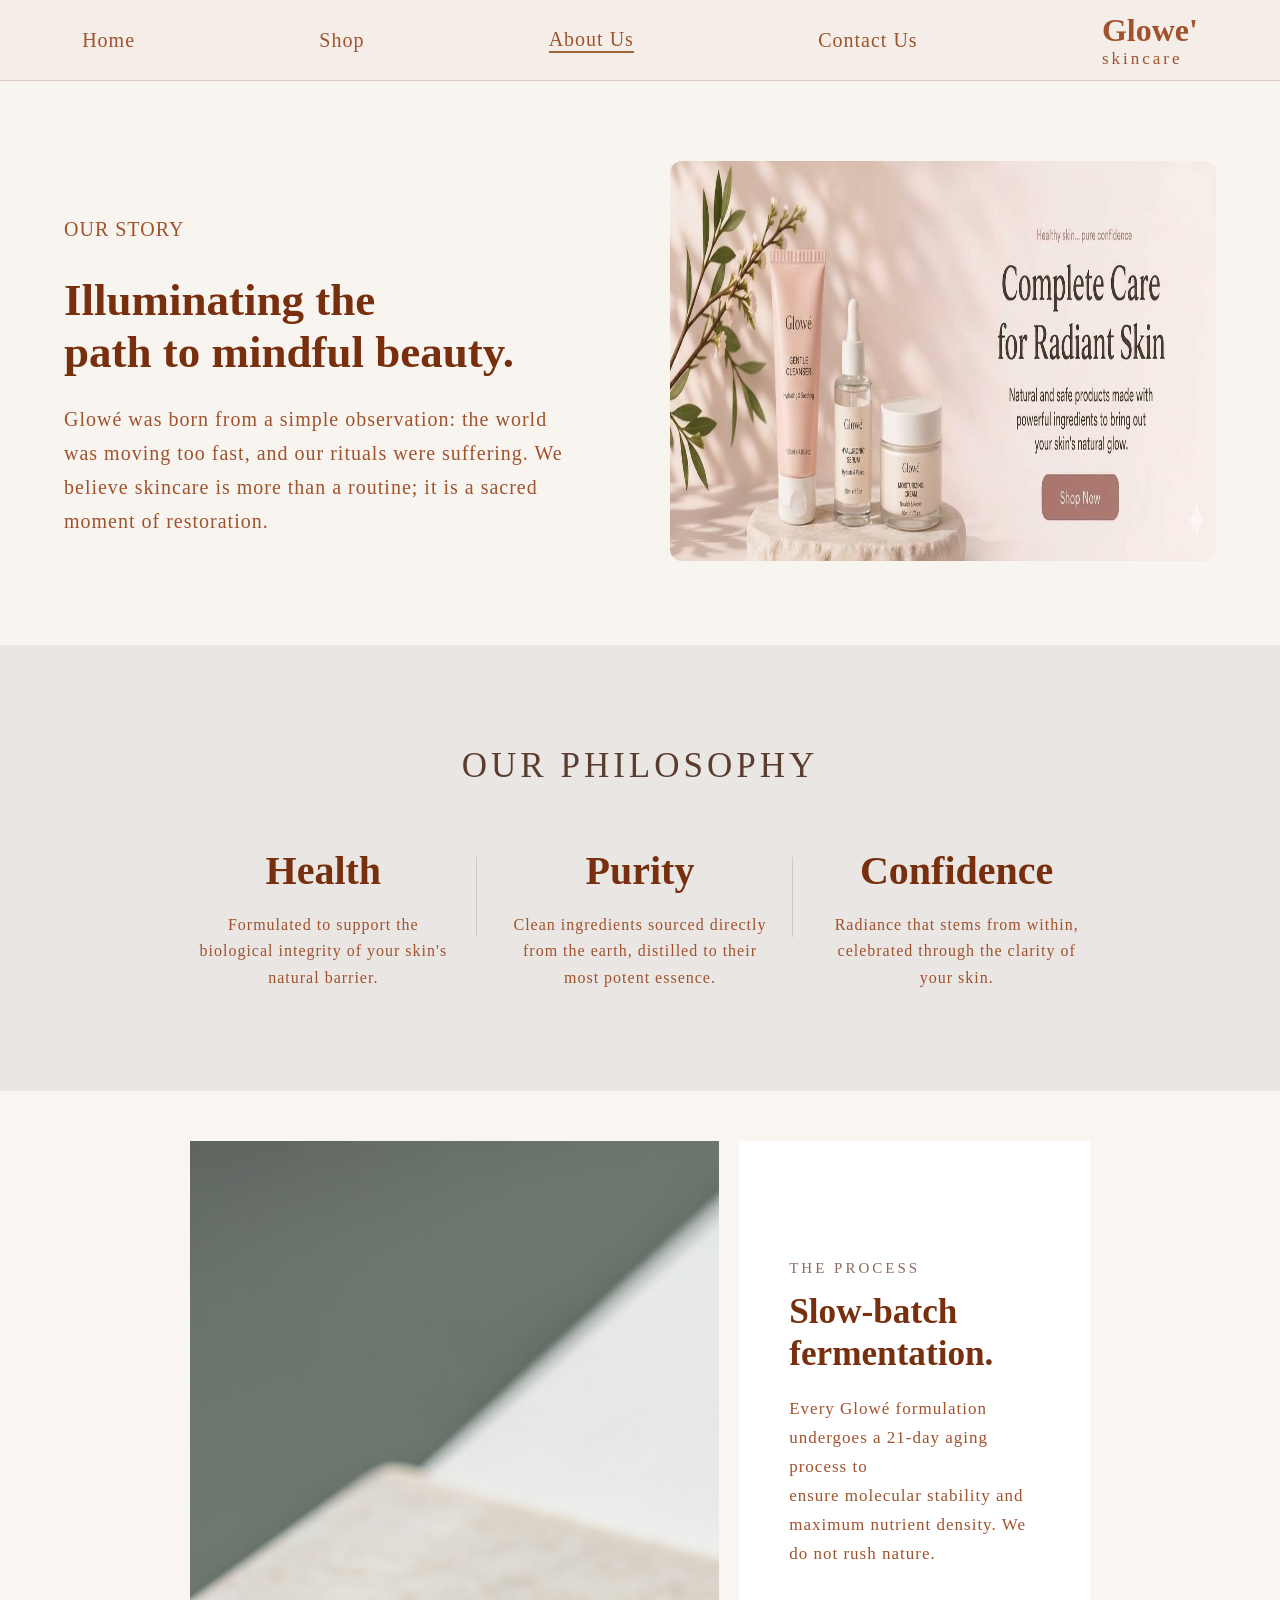
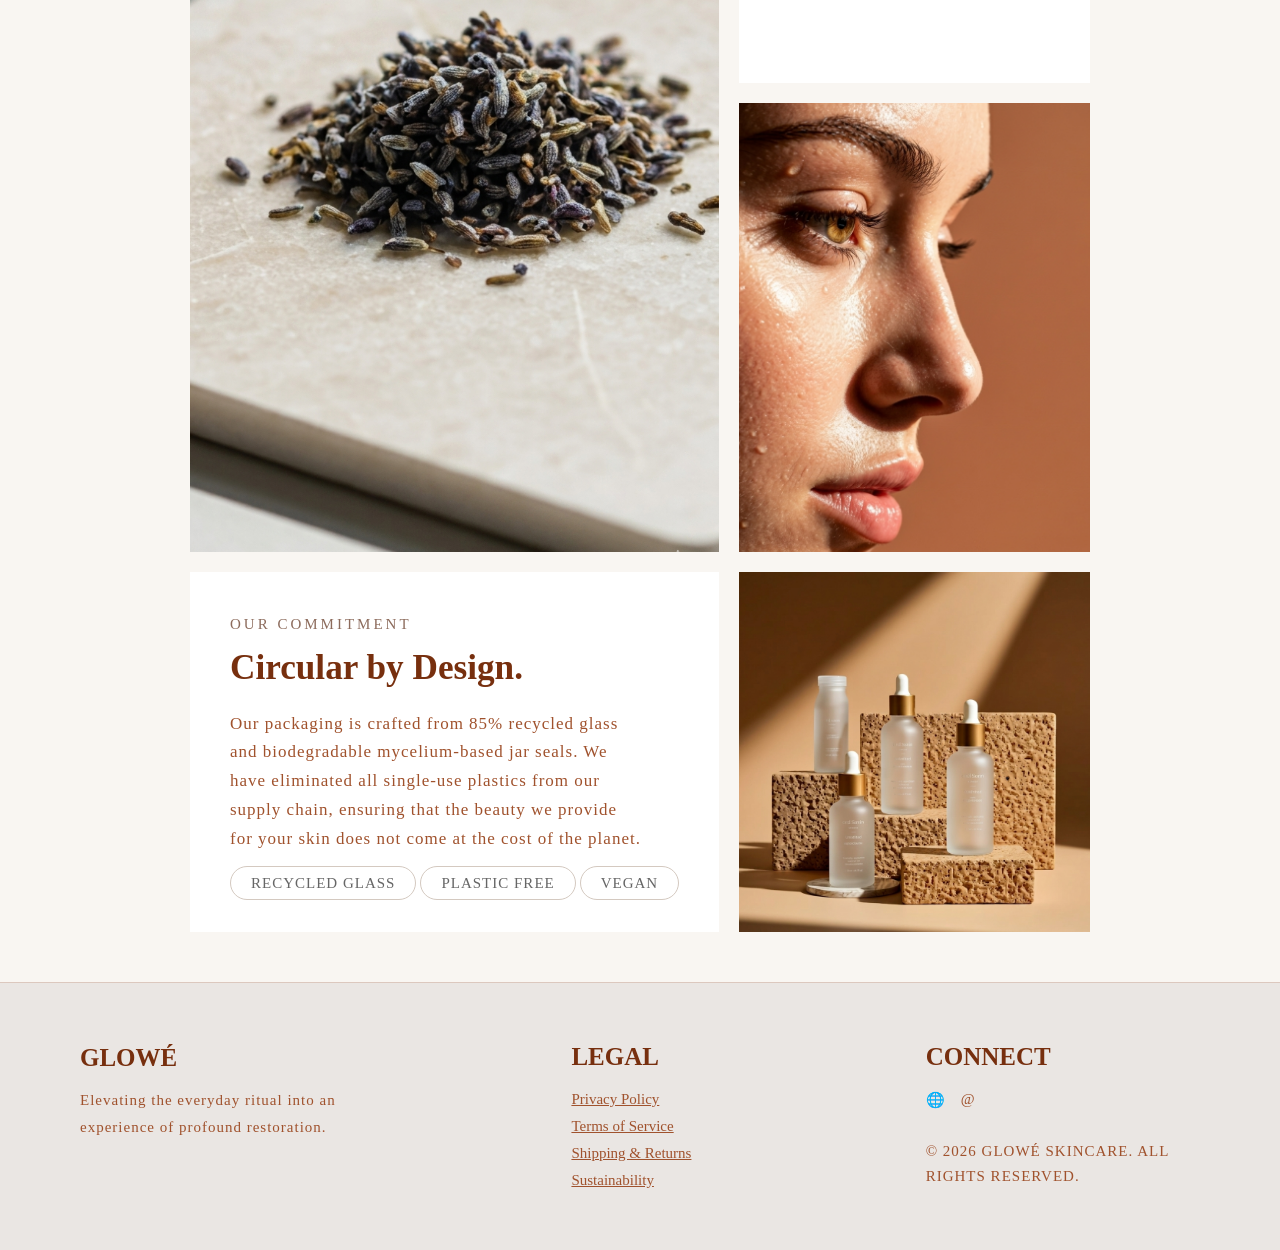
<file: About.html>
<!DOCTYPE html>
<html lang="en">
<head>
    <meta charset="UTF-8">
    <meta name="viewport" content="width=device-width, initial-scale=1.0">
    <title>Document</title>
    <link rel="stylesheet" href="About.css">
</head>
<body>
    <nav class="fade-in">
        <a href="index.html">Home</a>
        <a href="Shop.html">Shop</a>
        <a href="About.html" class="active">About Us</a>
        <a href="contact.html">Contact Us</a>
        <div><h1>Glowe'</h1><h3> skincare</h3>
        </div>
        </nav>
         

  <div class="section">
    <div class="content">
      <p>OUR STORY</p>
      <h1>Illuminating the<br>path to mindful beauty.</h1>
      <p>Glowé was born from a simple observation: the world<br>was moving too fast, and our rituals were suffering. We<br> believe skincare is more than a routine; it is a sacred<br>moment of restoration.</p>
    </div>
    <div class="image-side">
    <img src="Images/Cover-image.png" >
  </div>
  </div>


  <section class="philosophy">
    <h2 class="title">OUR PHILOSOPHY</h2>
    
    <div class="philosophy-grid">
      
      <div class="philosophy-card">
        <h3>Health</h3>
        <p>Formulated to support the biological integrity of your skin's natural barrier.</p>
      </div>

      <div class="philosophy-card">
        <h3>Purity</h3>
        <p>Clean ingredients sourced directly from the earth, distilled to their most potent essence.</p>
      </div>

      <div class="philosophy-card">
        <h3>Confidence</h3>
        <p>Radiance that stems from within, celebrated through the clarity of your skin.</p>
      </div>

    </div>
  </div>
</section>


<section class="commitment-box">
  <div class="grid-container">
    <div class="image-top-left">
      <img src="Images/image1_lavender.png">
    </div>

    <div class="text-top-right">
      <p class="small-title">THE PROCESS</p>
      <h2>Slow-batch fermentation.</h2>
      <p>Every Glowé formulation undergoes a 21-day aging process to<br>ensure molecular stability and maximum nutrient density. We<br>do not rush nature.</p>
    </div>

    <div class="image-middle-right">
      <img src="Images/image2_face.png">
    </div>

    <div class="text-bottom-left">
      <p class="small-title">OUR COMMITMENT</p>
      <h2>Circular by Design.</h2>
      <p>Our packaging is crafted from 85% recycled glass<br>and biodegradable mycelium-based jar seals. We<br>have eliminated all single-use plastics from our<br>supply chain, ensuring that the beauty we provide<br>for your skin does not come at the cost of the planet.</p>

      <div class="tags">
        <span>RECYCLED GLASS</span>
        <span>PLASTIC FREE</span>
        <span>VEGAN</span>
      </div>
    </div>

    <div class="image-bottom-right">
      <img src="Images/image3_products.png">
    </div>

    </div>
</section>


<footer>
  <div class="footer-brand">
  <h2>GLOWÉ</h2>
  <p>Elevating the everyday ritual into an<br>experience of profound restoration.</p>
  </div>

  <div class="footer-links">
   <h4>LEGAL</h4>
     <a href="#">Privacy Policy</a>
     <a href="#">Terms of Service</a>
     <a href="#">Shipping & Returns</a>
     <a href="#">Sustainability</a>
        </div>

 <div class="footer-links">
     <h4>CONNECT</h4>

      <div class="social-icons">
          <a href="#" class="icon">🌐</a>
          <a href="#" class="icon">@</a>
        </div>

        <p class="copyright">© 2026 GLOWÉ SKINCARE. ALL RIGHTS RESERVED.</p>
      </div>

</footer>

<script src="script.js"></script>
</body>
</html>
</file>
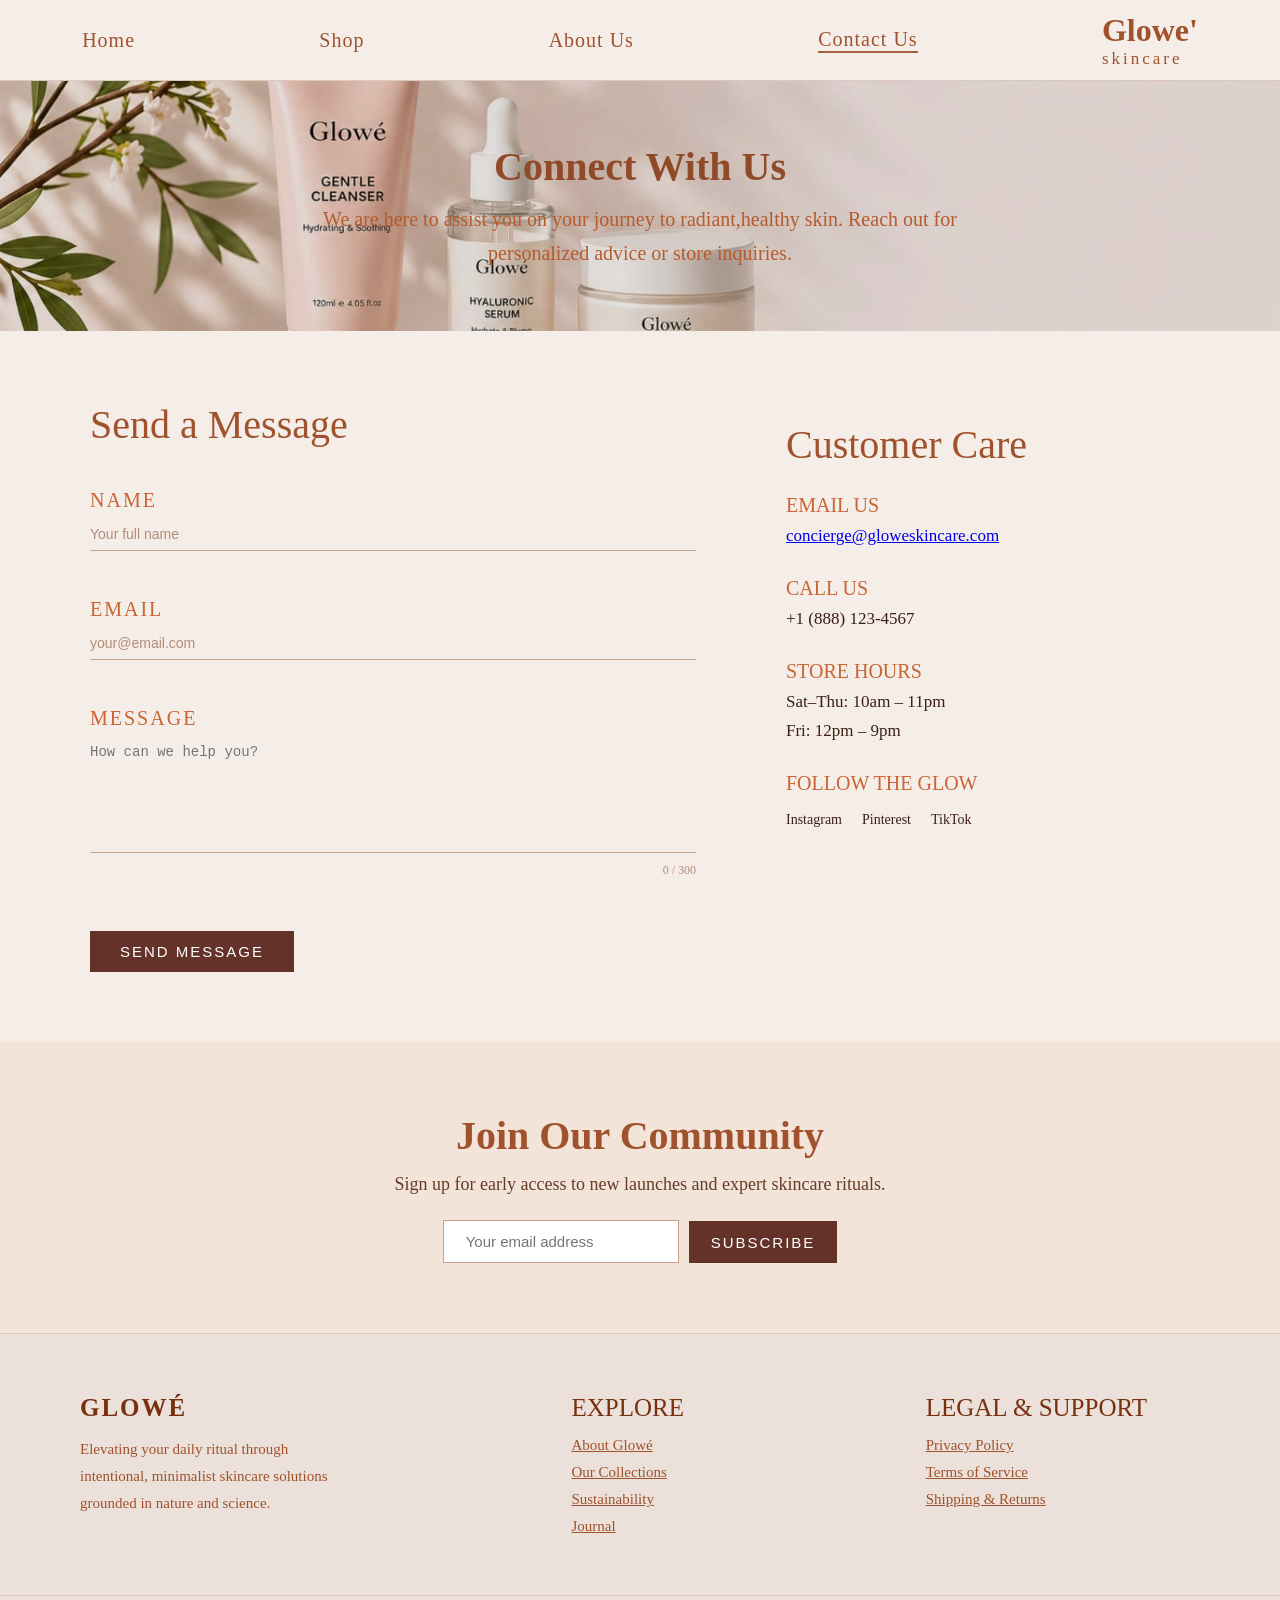
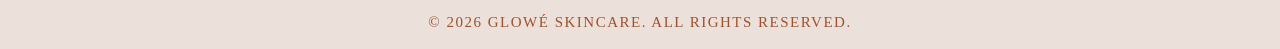
<file: contact.html>
<!DOCTYPE html>
<html lang="en">
<head>
    <meta charset="UTF-8">
    <meta name="viewport" content="width=device-width, initial-scale=1.0">
    <title>Document</title>
    <link rel="stylesheet" href="contact.css">
</head>
<body>
    <nav class="fade-in">
        <a href="index.html">Home</a>
        <a href="Shop.html">Shop</a>
        <a href="About.html">About Us</a>
        <a href="contact.html" class="active">Contact Us</a>
        <div><h1>Glowe'</h1><h3> skincare</h3>
        </div>
        </nav>


        <div class="section">
        <h2>Connect With Us</h2>
        <p>We are here to assist you on your journey to radiant,healthy skin. Reach out for<br>personalized advice or store inquiries.</p>
    </div>

     <div class="contact-body">

        <div class="contact-form">
           <h3>Send a Message</h3>

    <label>NAME</label>
    <input type="text" id="nameInput" placeholder="Your full name">
    <span class="error-msg" id="nameError"></span>

    <label>EMAIL</label>
    <input type="email" id="emailInput" placeholder="your@email.com">
    <span class="error-msg" id="emailError"></span>

    <label>MESSAGE</label>
    <textarea id="messageInput" placeholder="How can we help you?" maxlength="300"></textarea>
    <span class="char-counter" id="charCounter">0 / 300</span>
    <span class="error-msg" id="messageError"></span>

    <button id="sendBtn" type="button">SEND MESSAGE</button>
    <p class="success-msg" id="successMsg"></p>
        </div>

        
        <div class="contact-info">
            <h3>Customer Care</h3>
            <p class="info-label">EMAIL US</p>
            <a href="#">concierge@gloweskincare.com</a>
            <p class="info-label">CALL US</p>
            <p>+1 (888) 123-4567</p>
            <p class="info-label">STORE HOURS</p>
            <p>Sat–Thu: 10am – 11pm<br>Fri: 12pm – 9pm</p>
            <p class="info-label">FOLLOW THE GLOW</p>

            <div class="social-links">
                <a href="#">Instagram</a>
                <a href="#">Pinterest</a>
                <a href="#">TikTok</a>
            </div>
        </div>

    </div>

    <div class="newsletter">
        <h3>Join Our Community</h3>
        <p>Sign up for early access to new launches and expert skincare rituals.</p>
        <div class="newsletter-form">
            <input type="email" placeholder="Your email address">
            <button>SUBSCRIBE</button>
        </div>
    </div>

    <footer>
        <div class="footer-brand">
            <h2>GLOWÉ</h2>
            <p>Elevating your daily ritual through<br>intentional, minimalist skincare solutions<br>grounded in nature and science.</p>
        </div>

        <div class="footer-links">
            <p class="footer-heading">EXPLORE</p>
            <a href="#">About Glowé</a>
            <a href="#">Our Collections</a>
            <a href="#">Sustainability</a>
            <a href="#">Journal</a>
        </div>

        <div class="footer-links">
            <p class="footer-heading">LEGAL & SUPPORT</p>
            <a href="#">Privacy Policy</a>
            <a href="#">Terms of Service</a>
            <a href="#">Shipping & Returns</a>
        </div>
    </footer>

    <div class="footer-bottom">© 2026 GLOWÉ SKINCARE. ALL RIGHTS RESERVED.</div>

    <script src="script.js"></script>
</body>
</html>
</file>
<file: About.css>
*{
    padding: 0px;
    margin: 0px;
}
body{
     background-color: rgb(245, 237, 232);
}
nav{
    display: flex;
    justify-content: space-around;
    align-items: center;
    height: 80px;
    background-color: rgb(245, 237, 232);
    gap: 20px;
    border-bottom: 1px solid rgb(220, 200, 190);
}

nav a{
    text-decoration: none;
    color: sienna;
    font-size: 20px;
    letter-spacing: 1px;
}
nav a.active{
      border-bottom: 2px solid rgb(165, 98, 58);
}
nav a:hover{
    color: rgb(221, 162, 120);
}


nav div h1{
    font-size: 32px;
    color: sienna;
}
nav div h3{
    font-size: 17px;
    letter-spacing: 3px;
    color: sienna;
    font-weight: normal;
}


.section{
    display: flex;
  align-items: center;
  justify-content: space-between;
  text-align: start;
  gap: 60px;
  padding: 80px 5%;
  background: #f8f4f0;
  min-height: 300px;
}

.content {
  flex: 1;
}

.content p{
    font-size: 18px;
    letter-spacing: 3px;
    color: sienna ;
}

.content h1{
    font-size: 45px;
    margin-top: 28px;
    color: rgb(119, 47, 14);
}

.content p{
    font-size: 20px;
    letter-spacing: 1px;
    margin-top: 24px;
    color: sienna;
}

.image-side {
  flex: 1;
  text-align: center;
}

.image-side img {
  width: 100%;
  min-height: 400px;
   border-radius: 12px;
}


.philosophy {
  background: #e1e0df86;
  padding: 100px 20px;
  text-align: center;
}

.title {
  font-size: 35px;
  letter-spacing: 4px;
  color:  rgba(55, 19, 2, 0.801);
  margin-bottom: 60px;
  font-weight: 400;
}

.philosophy-grid {
  display: grid;
  grid-template-columns: repeat(3, 1fr);
  gap: 180px;
  max-width: 900px;
  margin: 0 auto;
}

.philosophy-card {
  position: relative;
}

.philosophy-card h3 {
  font-size: 40px;
  font-weight: 900;
  color:rgb(119, 47, 14);
  margin-bottom: 18px;
}

.philosophy-card p {
  font-size: 16px;
  line-height: 1.65;
  color: sienna;
  max-width: 320px;
  margin: 0 auto;
}

.philosophy-card:not(:last-child)::after {
  content: '';
  position: absolute;
  top: 10px;
  right: -20px;
  width: 1px;
  height: 80px;
  background: #d4c9c0;
}

  .philosophy-grid {
    gap: 50px;
  }


  .commitment-box {
  padding: 50px;
  background: #f9f6f2;
}

.grid-container {
  max-width: 900px;
  margin: 0 auto;
  display: grid;
  grid-template-columns: 1fr 1fr;
  grid-template-rows: auto auto auto;
  gap: 20px;
}

.image-top-left {
  grid-column: 1;
  grid-row: 1 / 3;
  overflow: hidden;
}

.image-middle-right {
  grid-column: 2;
  grid-row: 2;
  min-height: 300px;
}

.image-bottom-right {
  grid-column: 2;
  grid-row: 3;
  min-height: 300px;
}

.image-top-left,
.image-middle-right,
.image-bottom-right {
  width: 100%;
  height: 100%;
  overflow: hidden;
}

.image-top-left img,
.image-middle-right img,
.image-bottom-right img {
  width: 100%;
  height: 100%;
  object-fit: cover;
  display: block;
}

.text-top-right {
  grid-column: 2;
  grid-row: 1;
  background: white;
  padding: 40px 50px;
  display: flex;
  flex-direction: column;
  justify-content: center;
}

.text-bottom-left {
  grid-column: 1;
  grid-row: 3;
  padding: 40px;
  background: white;
}


.small-title {
  font-size: 15px;
  letter-spacing: 3px;
  color: #8c6b5c;
  margin-bottom: 10px;
  font-weight: 500;
}

h2 {
  font-size: 2.2rem;
  font-weight: 600;
  color: rgb(119, 47, 14);
  line-height: 1.2;
  margin-bottom: 20px;
}

p {
  line-height: 1.7;
  color:sienna;
  letter-spacing: 1px;
  font-size: 17px;
}

.tags {
  margin-top: 20px;
  white-space: nowrap;
}

.tags span {
  padding: 8px 20px;
  border: 1px solid #d4c9c0;
  border-radius: 30px;
  font-size: 15px;
  color: #666;
  letter-spacing: 1px;
  cursor: pointer;
}

.tags span:hover{
  background-color: rgba(251, 231, 213, 0.604);
}


footer{
    background-color: #e1e0df86;
    display: flex;
    gap: 80px;
    padding: 60px 80px;
    border-top: 1px solid rgb(220, 200, 190);
}

.footer-brand{
    flex: 1.5;
}

.footer-brand h2{
    font-size: 25px;
    color:  rgb(119, 47, 14);
    margin-bottom: 14px;
}
.footer-brand p{
    font-size: 15px;
    color: sienna;
    line-height: 1.8;
}

.footer-links{
    flex: 1;
    display: flex;
    flex-direction: column;
    gap: 10px;
}

.footer-links h4 {
  font-size: 25px;
  color:  rgb(119, 47, 14);
  margin-bottom: 10px;
}

.footer-links a{
    font-size: 15px;
    color: sienna;
}

.footer-links a:hover{
    color: rgb(221, 162, 120);
}

.social-icons {
  display: flex;
  gap: 16px;
  margin-bottom: 20px;
}

.icon {
  font-size: 35px;
  color: sienna;
  text-decoration: none;
}

.copyright {
  font-size: 15px;
  color: sienna;
}


.fade-in{
    opacity: 0;
    transform: translateY(20px);
    transition: opacity 1s ease, transform 1s ease;
}
.fade-in.show{
    opacity: 1;
    transform: translateY(0);
}
</file>
<file: contact.css>
*{
    padding: 0px;
    margin: 0px;
}
body{
     background-color: rgb(245, 237, 232);
}
nav{
    display: flex;
    justify-content: space-around;
    align-items: center;
    height: 80px;
    background-color: rgb(245, 237, 232);
    gap: 20px;
    border-bottom: 1px solid rgb(220, 200, 190);
}

nav a{
    text-decoration: none;
    color: sienna;
    font-size: 20px;
    letter-spacing: 1px;
}

nav a.active{
      border-bottom: 2px solid rgb(165, 98, 58);
}

nav a:hover{
    color: rgb(221, 162, 120);
}

nav div h1{
    font-size: 32px;
    color: sienna;
}

nav div h3{
    font-size: 17px;
    letter-spacing: 3px;
    color: sienna;
    font-weight: normal;
}


.section{
    background-image: url(./Images/background-image.png);
    background-size: cover;
    background-position: center;
    height: 250px;
    display: flex;
    flex-direction: column;
    justify-content: center;
    align-items: center;
    text-align: center;
    filter: brightness(0.9);
}

.section h2{
    font-size: 40px;
    color: sienna;
    margin-bottom: 12px;
}

.section p{
    font-size: 20px;
    color: rgb(201, 101, 51);
    line-height: 1.7;
}


.contact-body{
    display: flex;
    gap: 60px;
    max-width: 1100px;
    margin: 60px auto;
    padding: 10px 80px;
}

.contact-form{
    flex: 1.5;
    display: flex;
    flex-direction: column;
    gap: 6px;
    min-width: 350px;
}

.contact-form h3{
    font-size: 40px;
    color: sienna;
    margin-bottom: 20px;
    font-weight: normal;
}

.contact-form label{
    font-size: 20px;
    letter-spacing: 2px;
    color:  rgb(201, 101, 51);
    margin-top: 15px;
}

.contact-form input,
.contact-form textarea{
    border: none;
    border-bottom: 1px solid rgb(200, 160, 140);
    background: transparent;
    padding: 8px 0;
    font-size: 14px;
    color: rgb(60, 30, 20);
    outline: none;
    width: 100%;
}

.contact-form textarea{
    height: 100px;
    resize: none;
    margin-bottom: 10px;
}

.contact-form input::placeholder,
.contact-form textarea{
    color: rgb(180, 140, 120);
}

button{
    background-color: rgb(100, 50, 40);
    color: white;
    padding: 12px 30px;
    border: none;
    font-size: 15px;
    letter-spacing: 2px;
    cursor: pointer;
    width: fit-content;
    margin-top: 15px;
}

button:hover{
    background-color: sienna;
}


.contact-info{
    flex: 1;
    padding-top: 20px;
    padding-left: 30px;
}

.contact-info h3{
    font-size: 40px;
    color: sienna;
    margin-bottom: 20px;
    font-weight: normal;
}

.contact-info p{
    font-size: 17px;
    color: rgb(60, 30, 20);
    line-height: 1.7;
}

.contact-info a{
    font-size: 17px;
    line-height: 1.7;
}

.info-label{
    font-size: 20px !important;
    color: rgb(201, 101, 51) !important;
    margin-top: 20px;
}


.social-links{
    display: flex;
    gap: 20px;
    margin-top: 8px;
}

.social-links a{
    text-decoration: none;
    color: rgb(60, 30, 20);
    font-size: 14px;
}

.social-links a:hover{
    color: rgb(221, 162, 120);
}


.newsletter{
    background-color: rgb(243, 228, 217);
    text-align: center;
    padding: 70px 20px;
    margin-top: 40px;
}

.newsletter h3{
    font-size: 40px;
    color: sienna;
    margin-bottom: 15px;
    font-weight: bold;
}

.newsletter p{
    font-size: 18px;
    color: rgb(100, 60, 40);
    margin-bottom: 25px;
}

.newsletter-form{
    display: flex;
    justify-content: center;
    max-width: 300px;
    margin: 0 auto;
}

.newsletter-form input{
    flex: 1;
    padding: 12px 22px;
    border: 1px solid rgb(200, 160, 140);
    background: white;
    font-size: 15px;
    max-height: 20px;
    max-width: 900px;
}

.newsletter-form button{
    font-size: 15px;
    letter-spacing: 2px;
    margin-left: 10px;
    padding: 12px 22px;
    margin-top: 1px;
}


footer{
    background-color: rgb(235, 225, 218);
    display: flex;
    gap: 80px;
    padding: 60px 80px;
    border-top: 1px solid rgb(220, 200, 190);
}

.footer-brand{
    flex: 1.5;
}

.footer-brand h2{
    font-size: 25px;
    color: rgb(119, 47, 14);
    letter-spacing: 2px;
    margin-bottom: 14px;
}

.footer-brand p{
    font-size: 15px;
    color: sienna;
    line-height: 1.8;
}

.footer-links{
    flex: 1;
    display: flex;
    flex-direction: column;
    gap: 10px;
}

.footer-heading{
    font-size: 25px;
    color: rgb(119, 47, 14);
    margin-bottom: 5px;
}

.footer-links a{
    font-size: 15px;
    color: sienna;
}

.footer-links a:hover{
    color: rgb(221, 162, 120);
}


.footer-bottom{
    background-color: rgb(235, 225, 218);
    text-align: center;
    padding: 18px;
    font-size: 15px;
    letter-spacing: 1.5px;
    color: sienna;
    border-top: 1px solid rgb(220, 200, 190);
}


.fade-in{
    opacity: 0;
    transform: translateY(20px);
    transition: opacity 1s ease, transform 1s ease;
}
.fade-in.show{
    opacity: 1;
    transform: translateY(0);
}


.error-msg{
    display: block;
    color: #b02a2a;
    font-size: 13px;
    margin-top: 4px;
    min-height: 16px;
}

.char-counter{
    display: block;
    text-align: right;
    font-size: 12px;
    color: rgb(180, 140, 120);
    margin-top: -6px;
    margin-bottom: 6px;
}

.success-msg{
    color: #2a7a3b;
    font-size: 15px;
    font-weight: 600;
    margin-top: 12px;
    display: none;
}

.success-msg.show{
    display: block;
}

.input-error{
    border-bottom: 1px solid #b02a2a !important;
}
</file>
